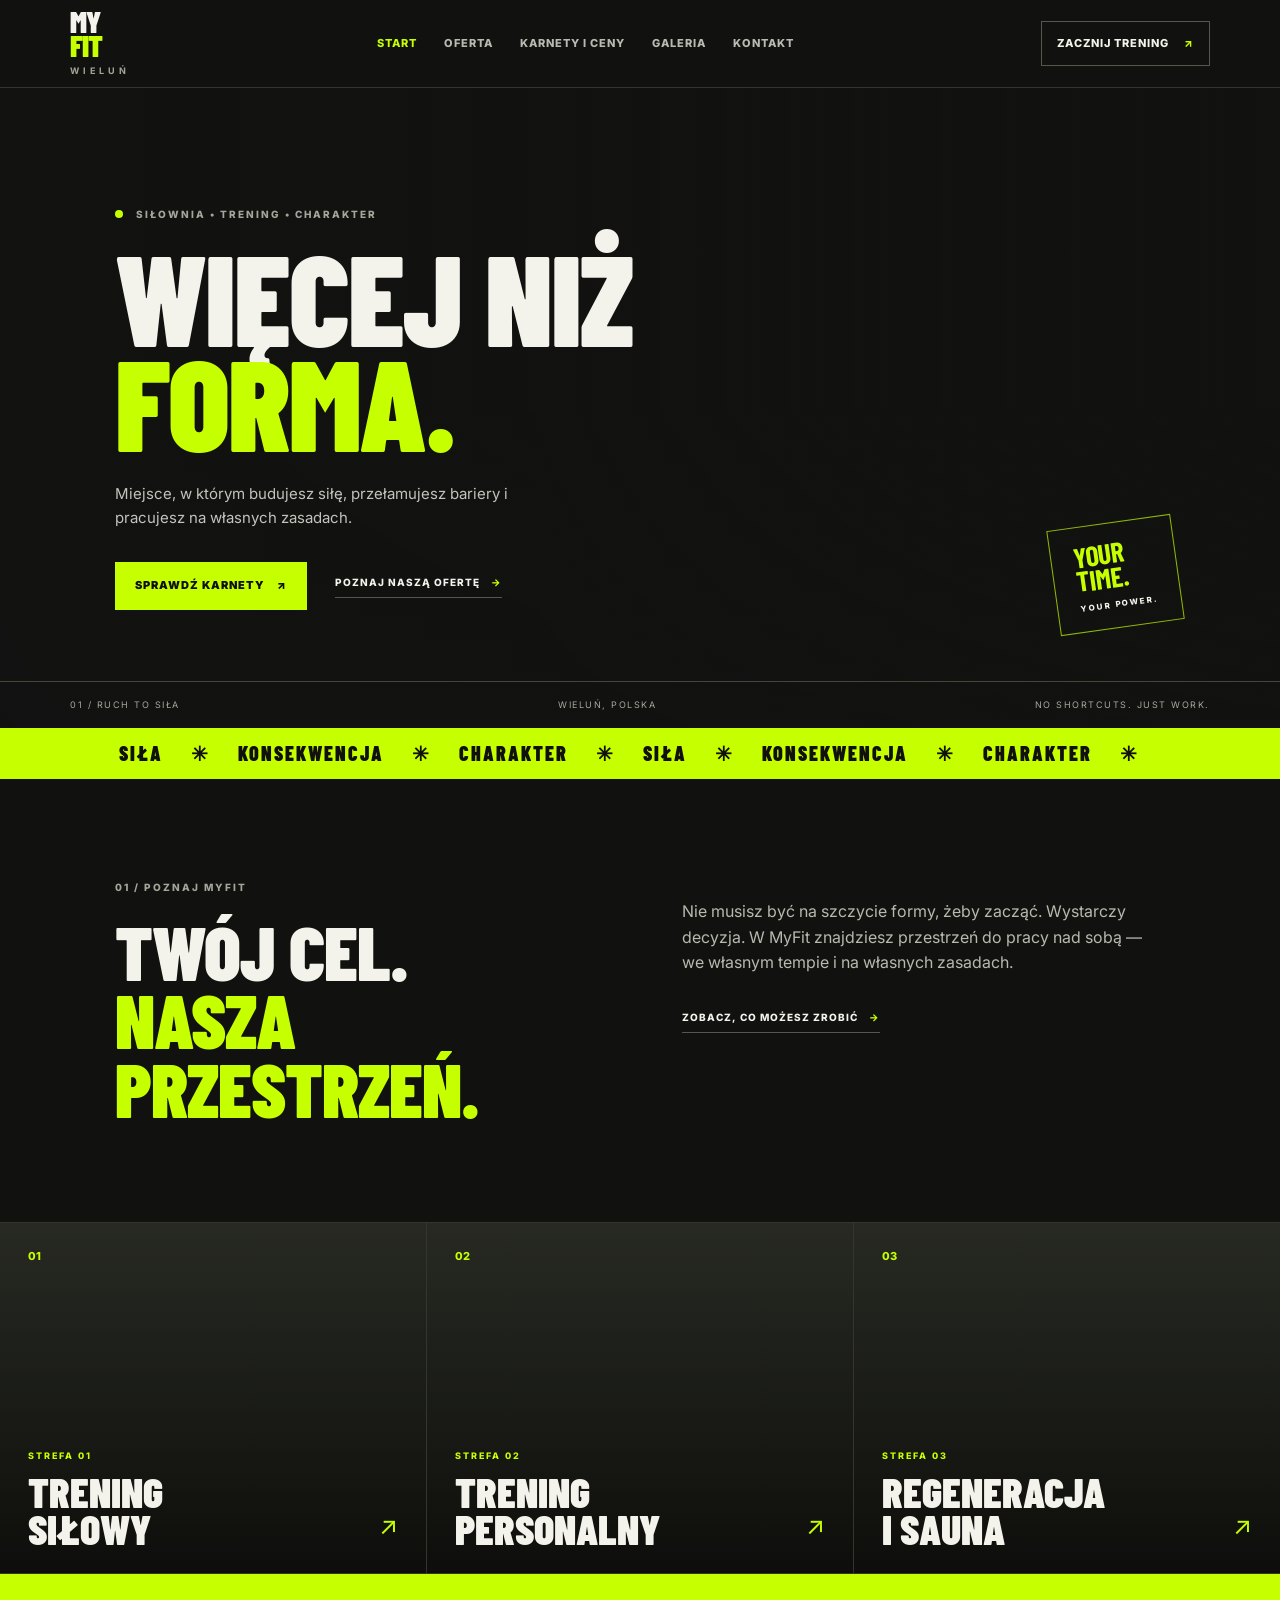
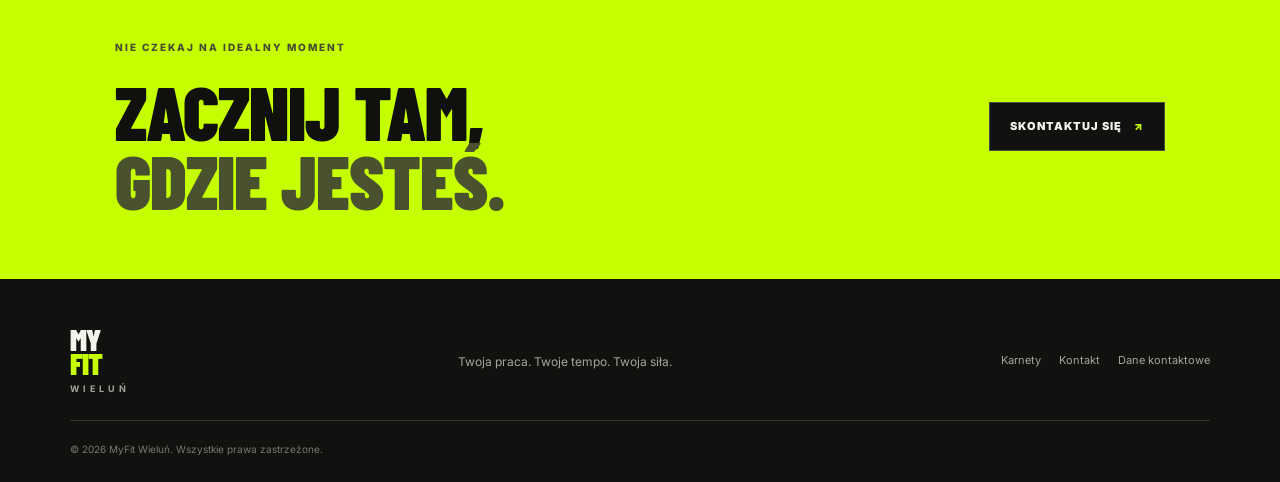
<file: index.html>
<!DOCTYPE html>
<html lang="pl">
<head>
  <meta charset="UTF-8">
  <meta name="viewport" content="width=device-width, initial-scale=1.0">
  <meta name="description" content="MyFit Wieluń — siłownia, trening personalny i strefa sauny.">
  <title>MyFit — Siłownia w Wieluniu</title>
  <link rel="stylesheet" href="style.css">
  <script src="script.js" defer></script>
</head>
<body>
  <header class="site-header">
    <a class="logo" href="index.html" aria-label="MyFit — strona główna">MY<span>FIT</span><small>WIELUŃ</small></a>
    <button class="menu-toggle" type="button" aria-expanded="false" aria-label="Otwórz menu"><span></span><span></span><span></span></button>
    <nav class="nav" aria-label="Menu główne">
      <a class="active" href="index.html">Start</a><a href="oferta.html">Oferta</a><a href="karnety.html">Karnety i ceny</a><a href="galeria.html">Galeria</a><a href="kontakt.html">Kontakt</a>
    </nav>
    <a class="header-cta" href="kontakt.html">ZACZNIJ TRENING <span>↗</span></a>
  </header>
  <main>
    <section class="hero">
      <div class="hero-image" role="img" aria-label="Nowoczesna przestrzeń treningowa"></div>
      <div class="hero-content">
        <p class="eyebrow"><span class="dot"></span> SIŁOWNIA • TRENING • CHARAKTER</p>
        <h1>WIĘCEJ NIŻ<br><span>FORMA.</span></h1>
        <p class="hero-copy">Miejsce, w którym budujesz siłę, przełamujesz bariery i pracujesz na własnych zasadach.</p>
        <div class="hero-actions"><a class="button button-green" href="karnety.html">SPRAWDŹ KARNETY <span>↗</span></a><a class="text-link" href="oferta.html">POZNAJ NASZĄ OFERTĘ <span>→</span></a></div>
      </div>
      <div class="hero-stamp"><strong>YOUR</strong><strong>TIME.</strong><span>YOUR POWER.</span></div>
      <div class="hero-bottom"><span>01 / RUCH TO SIŁA</span><span>WIELUŃ, POLSKA</span><span>NO SHORTCUTS. JUST WORK.</span></div>
    </section>
    <section class="ticker" aria-label="Nasze podejście"><div>SIŁA <span>✳</span> KONSEKWENCJA <span>✳</span> CHARAKTER <span>✳</span> SIŁA <span>✳</span> KONSEKWENCJA <span>✳</span> CHARAKTER <span>✳</span></div></section>
    <section class="section intro-grid">
      <div><p class="eyebrow">01 / POZNAJ MYFIT</p><h2>TWÓJ CEL.<br><span>NASZA PRZESTRZEŃ.</span></h2></div>
      <div class="intro-copy"><p>Nie musisz być na szczycie formy, żeby zacząć. Wystarczy decyzja. W MyFit znajdziesz przestrzeń do pracy nad sobą — we własnym tempie i na własnych zasadach.</p><a class="text-link" href="oferta.html">ZOBACZ, CO MOŻESZ ZROBIĆ <span>→</span></a></div>
    </section>
    <section class="feature-grid">
      <a class="feature-card feature-one" href="oferta.html"><span class="card-number">01</span><div><p>STREFA 01</p><h3>TRENING<br>SIŁOWY</h3><span class="card-arrow">↗</span></div></a>
      <a class="feature-card feature-two" href="oferta.html"><span class="card-number">02</span><div><p>STREFA 02</p><h3>TRENING<br>PERSONALNY</h3><span class="card-arrow">↗</span></div></a>
      <a class="feature-card feature-three" href="oferta.html"><span class="card-number">03</span><div><p>STREFA 03</p><h3>REGENERACJA<br>I SAUNA</h3><span class="card-arrow">↗</span></div></a>
    </section>
    <section class="cta-band"><div><p class="eyebrow">NIE CZEKAJ NA IDEALNY MOMENT</p><h2>ZACZNIJ TAM,<br><span>GDZIE JESTEŚ.</span></h2></div><a class="button button-dark" href="kontakt.html">SKONTAKTUJ SIĘ <span>↗</span></a></section>
  </main>
  <footer class="site-footer"><a class="logo" href="index.html">MY<span>FIT</span><small>WIELUŃ</small></a><p>Twoja praca. Twoje tempo. Twoja siła.</p><div class="footer-links"><a href="karnety.html">Karnety</a><a href="kontakt.html">Kontakt</a><a href="kontakt.html#dane">Dane kontaktowe</a></div><small>© <span data-year></span> MyFit Wieluń. Wszystkie prawa zastrzeżone.</small></footer>
</body>
</html>
</file>
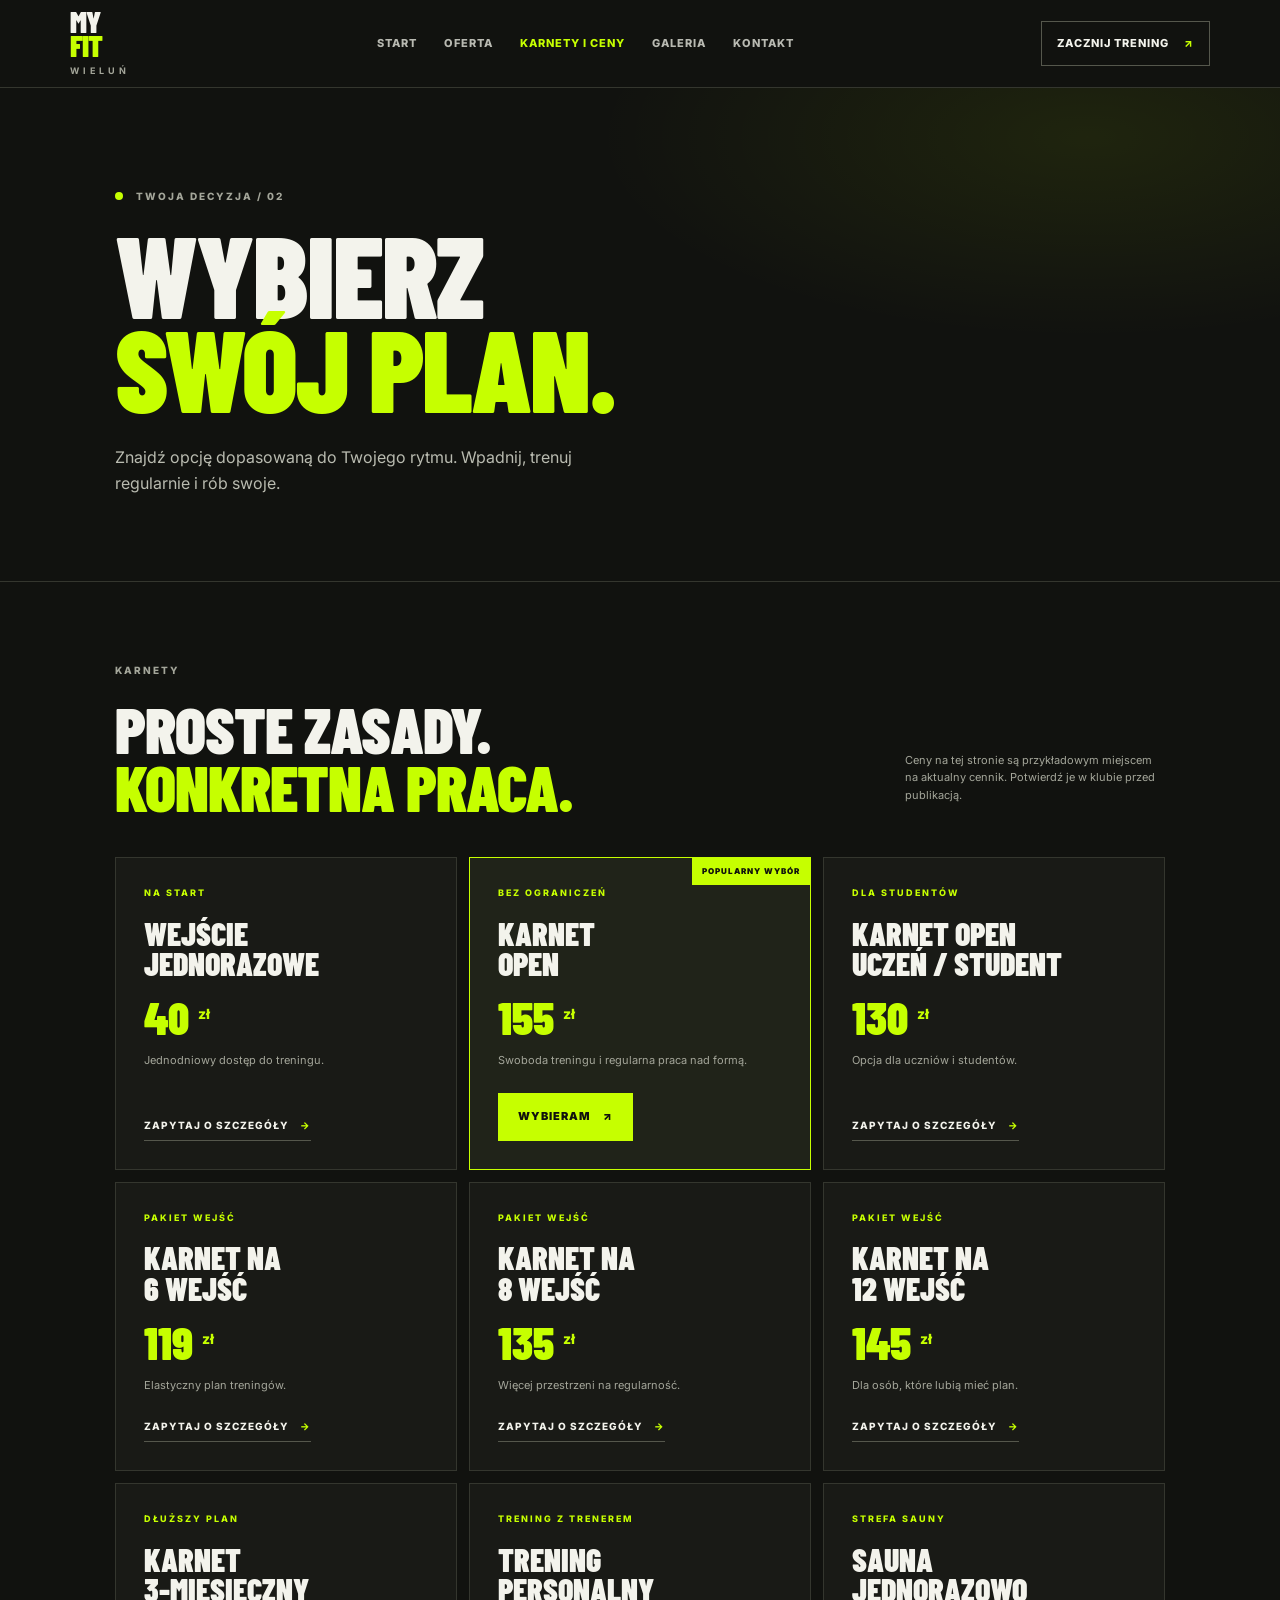
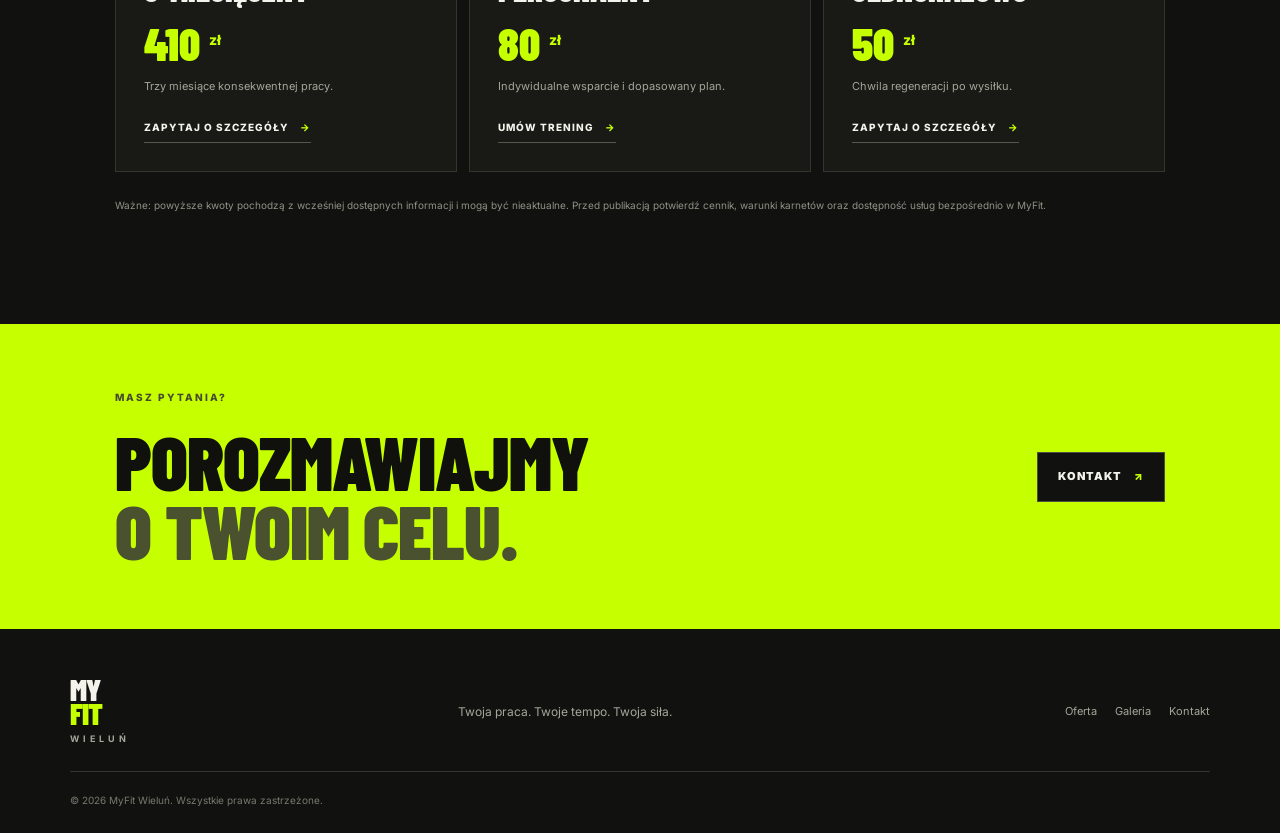
<file: karnety.html>
<!DOCTYPE html>
<html lang="pl">
<head>
  <meta charset="UTF-8"><meta name="viewport" content="width=device-width, initial-scale=1.0">
  <meta name="description" content="Karnety i cennik MyFit Wieluń."><title>Karnety i ceny — MyFit</title>
  <link rel="stylesheet" href="style.css"><script src="script.js" defer></script>
</head>
<body>
  <header class="site-header"><a class="logo" href="index.html">MY<span>FIT</span><small>WIELUŃ</small></a><button class="menu-toggle" type="button" aria-expanded="false" aria-label="Otwórz menu"><span></span><span></span><span></span></button><nav class="nav" aria-label="Menu główne"><a href="index.html">Start</a><a href="oferta.html">Oferta</a><a class="active" href="karnety.html">Karnety i ceny</a><a href="galeria.html">Galeria</a><a href="kontakt.html">Kontakt</a></nav><a class="header-cta" href="kontakt.html">ZACZNIJ TRENING <span>↗</span></a></header>
  <main>
    <section class="page-hero"><p class="eyebrow"><span class="dot"></span> TWOJA DECYZJA / 02</p><h1>WYBIERZ<br><span>SWÓJ PLAN.</span></h1><p>Znajdź opcję dopasowaną do Twojego rytmu. Wpadnij, trenuj regularnie i rób swoje.</p></section>
    <section class="section price-section"><div class="section-heading"><div><p class="eyebrow">KARNETY</p><h2>PROSTE ZASADY.<br><span>KONKRETNA PRACA.</span></h2></div><p class="small-note">Ceny na tej stronie są przykładowym miejscem na aktualny cennik. Potwierdź je w klubie przed publikacją.</p></div>
      <div class="price-grid">
        <article class="price-card"><p class="price-label">NA START</p><h3>WEJŚCIE<br>JEDNORAZOWE</h3><p class="price">40 <sup>zł</sup></p><p class="price-desc">Jednodniowy dostęp do treningu.</p><a class="text-link" href="kontakt.html">ZAPYTAJ O SZCZEGÓŁY <span>→</span></a></article>
        <article class="price-card price-featured"><span class="price-tag">POPULARNY WYBÓR</span><p class="price-label">BEZ OGRANICZEŃ</p><h3>KARNET<br>OPEN</h3><p class="price">155 <sup>zł</sup></p><p class="price-desc">Swoboda treningu i regularna praca nad formą.</p><a class="button button-green" href="kontakt.html">WYBIERAM <span>↗</span></a></article>
        <article class="price-card"><p class="price-label">DLA STUDENTÓW</p><h3>KARNET OPEN<br>UCZEŃ / STUDENT</h3><p class="price">130 <sup>zł</sup></p><p class="price-desc">Opcja dla uczniów i studentów.</p><a class="text-link" href="kontakt.html">ZAPYTAJ O SZCZEGÓŁY <span>→</span></a></article>
        <article class="price-card"><p class="price-label">PAKIET WEJŚĆ</p><h3>KARNET NA<br>6 WEJŚĆ</h3><p class="price">119 <sup>zł</sup></p><p class="price-desc">Elastyczny plan treningów.</p><a class="text-link" href="kontakt.html">ZAPYTAJ O SZCZEGÓŁY <span>→</span></a></article>
        <article class="price-card"><p class="price-label">PAKIET WEJŚĆ</p><h3>KARNET NA<br>8 WEJŚĆ</h3><p class="price">135 <sup>zł</sup></p><p class="price-desc">Więcej przestrzeni na regularność.</p><a class="text-link" href="kontakt.html">ZAPYTAJ O SZCZEGÓŁY <span>→</span></a></article>
        <article class="price-card"><p class="price-label">PAKIET WEJŚĆ</p><h3>KARNET NA<br>12 WEJŚĆ</h3><p class="price">145 <sup>zł</sup></p><p class="price-desc">Dla osób, które lubią mieć plan.</p><a class="text-link" href="kontakt.html">ZAPYTAJ O SZCZEGÓŁY <span>→</span></a></article>
        <article class="price-card"><p class="price-label">DŁUŻSZY PLAN</p><h3>KARNET<br>3-MIESIĘCZNY</h3><p class="price">410 <sup>zł</sup></p><p class="price-desc">Trzy miesiące konsekwentnej pracy.</p><a class="text-link" href="kontakt.html">ZAPYTAJ O SZCZEGÓŁY <span>→</span></a></article>
        <article class="price-card"><p class="price-label">TRENING Z TRENEREM</p><h3>TRENING<br>PERSONALNY</h3><p class="price">80 <sup>zł</sup></p><p class="price-desc">Indywidualne wsparcie i dopasowany plan.</p><a class="text-link" href="kontakt.html">UMÓW TRENING <span>→</span></a></article>
        <article class="price-card"><p class="price-label">STREFA SAUNY</p><h3>SAUNA<br>JEDNORAZOWO</h3><p class="price">50 <sup>zł</sup></p><p class="price-desc">Chwila regeneracji po wysiłku.</p><a class="text-link" href="kontakt.html">ZAPYTAJ O SZCZEGÓŁY <span>→</span></a></article>
      </div>
      <p class="disclaimer">Ważne: powyższe kwoty pochodzą z wcześniej dostępnych informacji i mogą być nieaktualne. Przed publikacją potwierdź cennik, warunki karnetów oraz dostępność usług bezpośrednio w MyFit.</p>
    </section>
    <section class="cta-band"><div><p class="eyebrow">MASZ PYTANIA?</p><h2>POROZMAWIAJMY<br><span>O TWOIM CELU.</span></h2></div><a class="button button-dark" href="kontakt.html">KONTAKT <span>↗</span></a></section>
  </main>
  <footer class="site-footer"><a class="logo" href="index.html">MY<span>FIT</span><small>WIELUŃ</small></a><p>Twoja praca. Twoje tempo. Twoja siła.</p><div class="footer-links"><a href="oferta.html">Oferta</a><a href="galeria.html">Galeria</a><a href="kontakt.html">Kontakt</a></div><small>© <span data-year></span> MyFit Wieluń. Wszystkie prawa zastrzeżone.</small></footer>
</body></html>
</file>
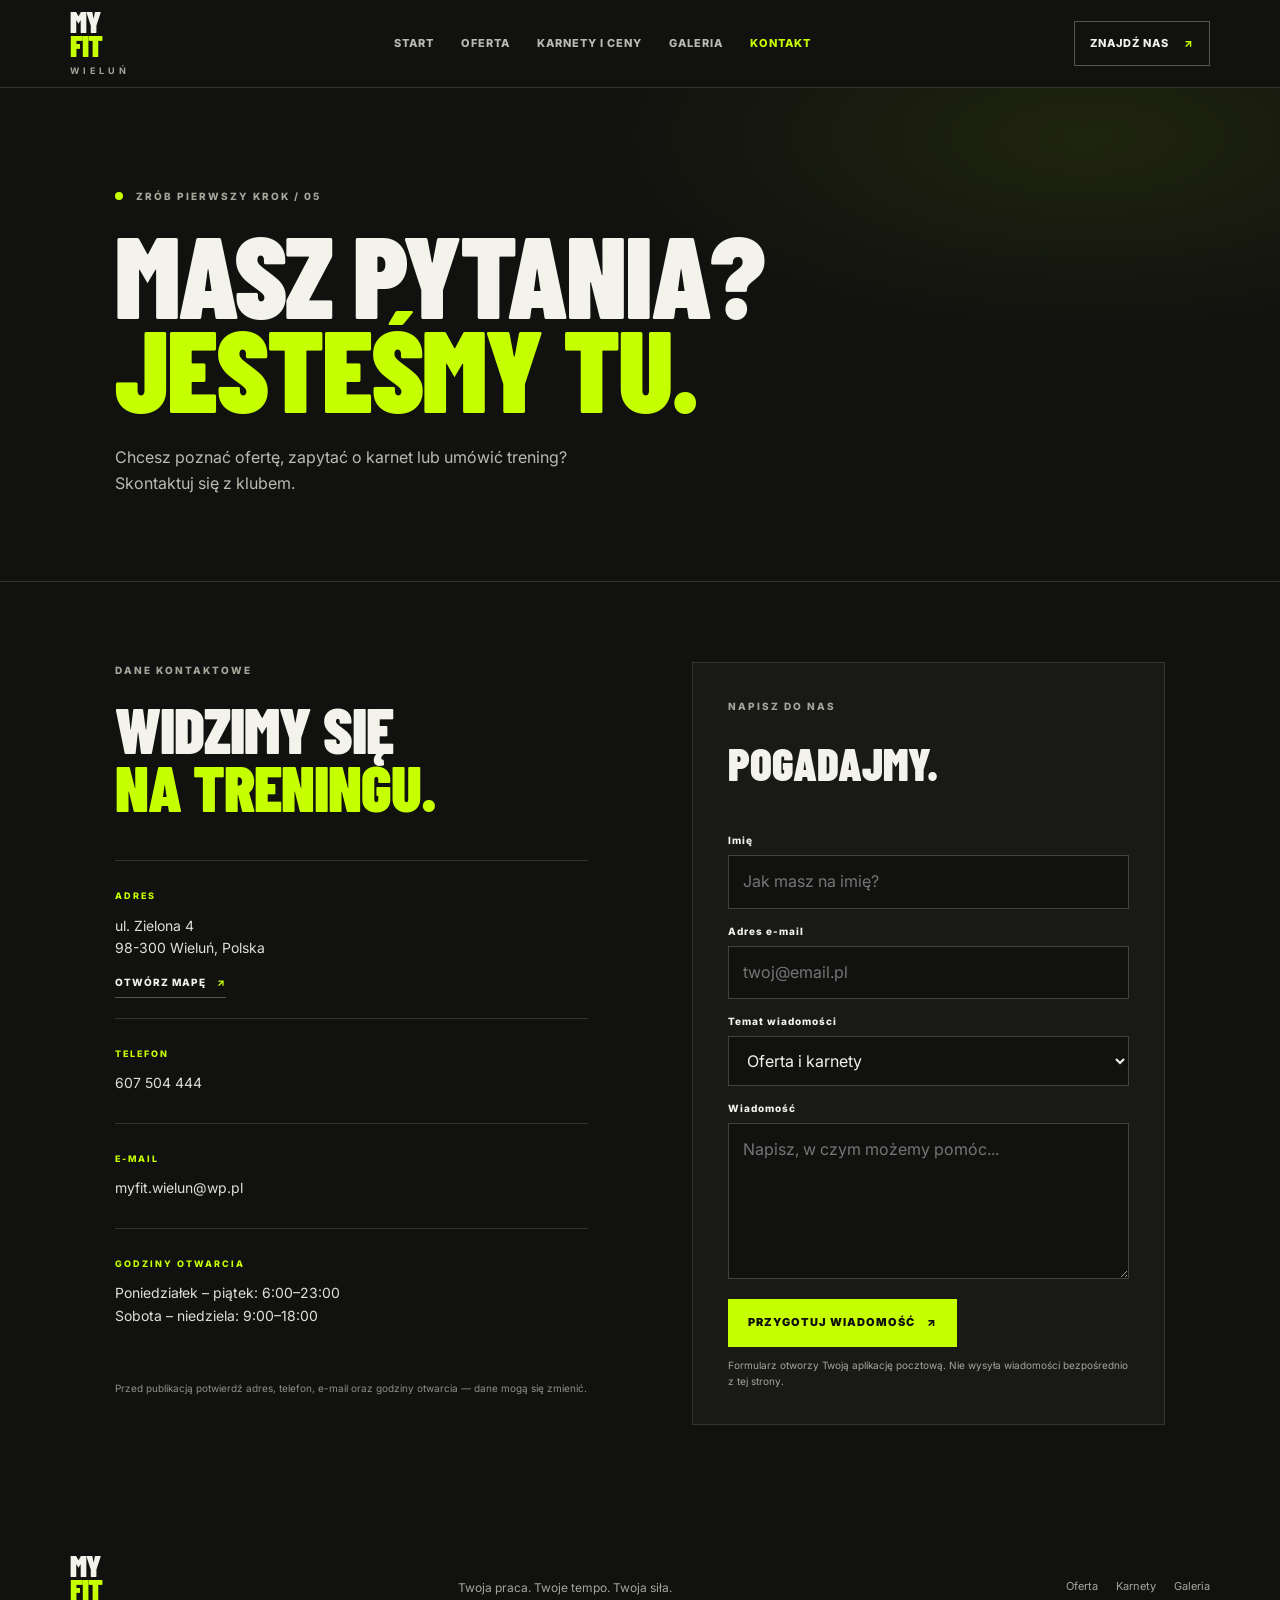
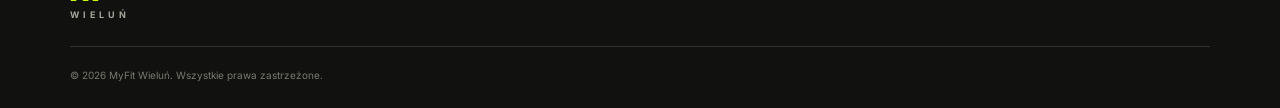
<file: kontakt.html>
<!DOCTYPE html>
<html lang="pl">
<head>
  <meta charset="UTF-8"><meta name="viewport" content="width=device-width, initial-scale=1.0">
  <meta name="description" content="Kontakt z MyFit Wieluń — sprawdź dane kontaktowe i skontaktuj się z klubem."><title>Kontakt — MyFit</title>
  <link rel="stylesheet" href="style.css"><script src="script.js" defer></script>
</head>
<body>
  <header class="site-header"><a class="logo" href="index.html">MY<span>FIT</span><small>WIELUŃ</small></a><button class="menu-toggle" type="button" aria-expanded="false" aria-label="Otwórz menu"><span></span><span></span><span></span></button><nav class="nav" aria-label="Menu główne"><a href="index.html">Start</a><a href="oferta.html">Oferta</a><a href="karnety.html">Karnety i ceny</a><a href="galeria.html">Galeria</a><a class="active" href="kontakt.html">Kontakt</a></nav><a class="header-cta" href="#dane">ZNAJDŹ NAS <span>↗</span></a></header>
  <main>
    <section class="page-hero"><p class="eyebrow"><span class="dot"></span> ZRÓB PIERWSZY KROK / 05</p><h1>MASZ PYTANIA?<br><span>JESTEŚMY TU.</span></h1><p>Chcesz poznać ofertę, zapytać o karnet lub umówić trening? Skontaktuj się z klubem.</p></section>
    <section class="contact-layout" id="dane">
      <div class="contact-info"><p class="eyebrow">DANE KONTAKTOWE</p><h2>WIDZIMY SIĘ<br><span>NA TRENINGU.</span></h2>
        <div class="contact-item"><span>ADRES</span><p>ul. Zielona 4<br>98-300 Wieluń, Polska</p><a class="text-link" href="https://www.google.com/maps/search/?api=1&query=MyFit+Wielu%C5%84+ul.+Zielona+4" target="_blank" rel="noopener">OTWÓRZ MAPĘ <span>↗</span></a></div>
        <div class="contact-item"><span>TELEFON</span><p><a href="tel:+48607504444">607 504 444</a></p></div>
        <div class="contact-item"><span>E-MAIL</span><p><a href="mailto:myfit.wielun@wp.pl">myfit.wielun@wp.pl</a></p></div>
        <div class="contact-item"><span>GODZINY OTWARCIA</span><p>Poniedziałek – piątek: 6:00–23:00<br>Sobota – niedziela: 9:00–18:00</p></div>
        <p class="disclaimer">Przed publikacją potwierdź adres, telefon, e-mail oraz godziny otwarcia — dane mogą się zmienić.</p>
      </div>
      <div class="contact-form-wrap"><p class="eyebrow">NAPISZ DO NAS</p><h2>POGADAJMY.</h2>
        <form
  class="contact-form"
  action="https://formsubmit.co/ariksian87@gmail.com"
  method="POST"
>
  <input type="hidden" name="_subject" value="Nowa wiadomość ze strony MyFit">
  <input type="hidden" name="_template" value="table">
  <input type="text" name="_honey" style="display:none">
          <label for="imie">Imię</label><input id="imie" name="imie" type="text" placeholder="Jak masz na imię?" required>
          <label for="email">Adres e-mail</label><input id="email" name="email" type="email" placeholder="twoj@email.pl" required>
          <label for="temat">Temat wiadomości</label><select id="temat" name="temat"><option>Oferta i karnety</option><option>Trening personalny</option><option>Sauna</option><option>Inne pytanie</option></select>
          <label for="wiadomosc">Wiadomość</label><textarea id="wiadomosc" name="wiadomosc" rows="5" placeholder="Napisz, w czym możemy pomóc..." required></textarea>
          <button class="button button-green" type="submit">PRZYGOTUJ WIADOMOŚĆ <span>↗</span></button>
          <p class="form-note">Formularz otworzy Twoją aplikację pocztową. Nie wysyła wiadomości bezpośrednio z tej strony.</p>
        </form>
      </div>
    </section>
  </main>
  <footer class="site-footer"><a class="logo" href="index.html">MY<span>FIT</span><small>WIELUŃ</small></a><p>Twoja praca. Twoje tempo. Twoja siła.</p><div class="footer-links"><a href="oferta.html">Oferta</a><a href="karnety.html">Karnety</a><a href="galeria.html">Galeria</a></div><small>© <span data-year></span> MyFit Wieluń. Wszystkie prawa zastrzeżone.</small></footer>
</body></html>
</file>
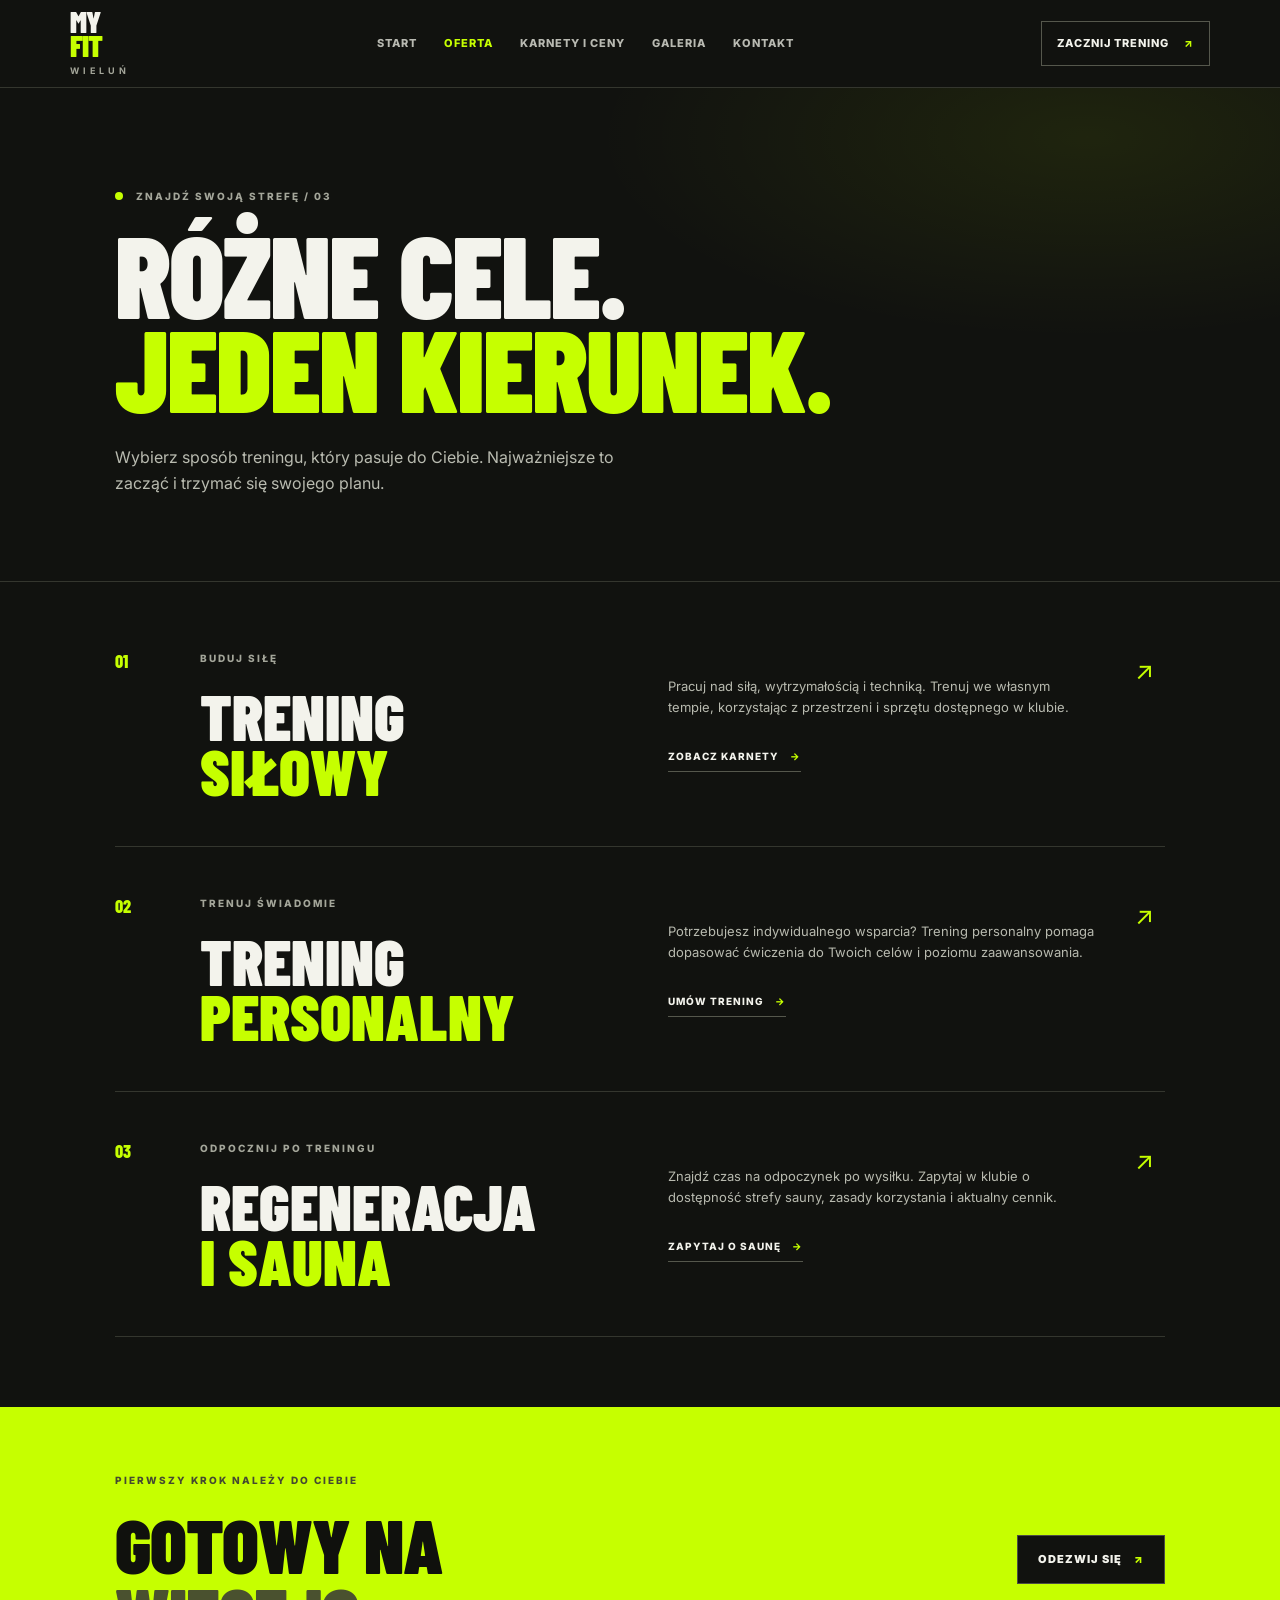
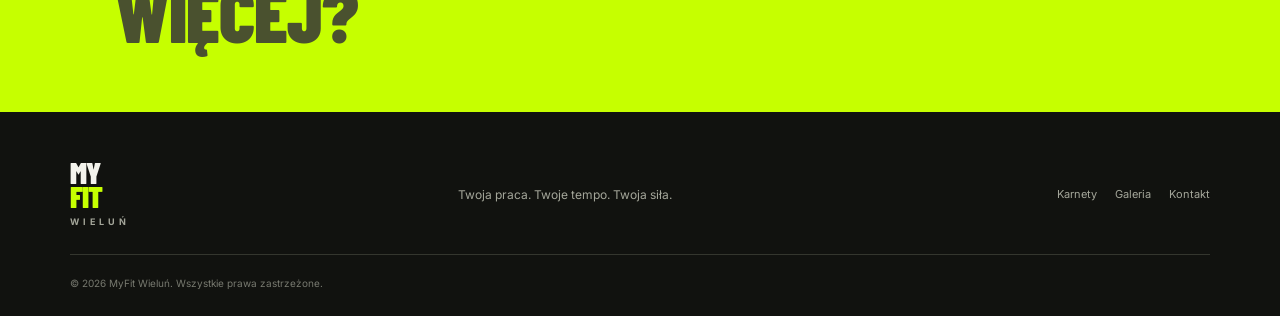
<file: oferta.html>
<!DOCTYPE html>
<html lang="pl">
<head>
  <meta charset="UTF-8"><meta name="viewport" content="width=device-width, initial-scale=1.0">
  <meta name="description" content="Oferta MyFit Wieluń — trening siłowy, trening personalny i sauna."><title>Oferta — MyFit</title>
  <link rel="stylesheet" href="style.css"><script src="script.js" defer></script>
</head>
<body>
  <header class="site-header"><a class="logo" href="index.html">MY<span>FIT</span><small>WIELUŃ</small></a><button class="menu-toggle" type="button" aria-expanded="false" aria-label="Otwórz menu"><span></span><span></span><span></span></button><nav class="nav" aria-label="Menu główne"><a href="index.html">Start</a><a class="active" href="oferta.html">Oferta</a><a href="karnety.html">Karnety i ceny</a><a href="galeria.html">Galeria</a><a href="kontakt.html">Kontakt</a></nav><a class="header-cta" href="kontakt.html">ZACZNIJ TRENING <span>↗</span></a></header>
  <main>
    <section class="page-hero"><p class="eyebrow"><span class="dot"></span> ZNAJDŹ SWOJĄ STREFĘ / 03</p><h1>RÓŻNE CELE.<br><span>JEDEN KIERUNEK.</span></h1><p>Wybierz sposób treningu, który pasuje do Ciebie. Najważniejsze to zacząć i trzymać się swojego planu.</p></section>
    <section class="offer-list">
      <article class="offer-row"><div class="offer-index">01</div><div class="offer-main"><p class="eyebrow">BUDUJ SIŁĘ</p><h2>TRENING<br><span>SIŁOWY</span></h2></div><div class="offer-detail"><p>Pracuj nad siłą, wytrzymałością i techniką. Trenuj we własnym tempie, korzystając z przestrzeni i sprzętu dostępnego w klubie.</p><a class="text-link" href="karnety.html">ZOBACZ KARNETY <span>→</span></a></div><div class="offer-symbol">↗</div></article>
      <article class="offer-row"><div class="offer-index">02</div><div class="offer-main"><p class="eyebrow">TRENUJ ŚWIADOMIE</p><h2>TRENING<br><span>PERSONALNY</span></h2></div><div class="offer-detail"><p>Potrzebujesz indywidualnego wsparcia? Trening personalny pomaga dopasować ćwiczenia do Twoich celów i poziomu zaawansowania.</p><a class="text-link" href="kontakt.html">UMÓW TRENING <span>→</span></a></div><div class="offer-symbol">↗</div></article>
      <article class="offer-row"><div class="offer-index">03</div><div class="offer-main"><p class="eyebrow">ODPOCZNIJ PO TRENINGU</p><h2>REGENERACJA<br><span>I SAUNA</span></h2></div><div class="offer-detail"><p>Znajdź czas na odpoczynek po wysiłku. Zapytaj w klubie o dostępność strefy sauny, zasady korzystania i aktualny cennik.</p><a class="text-link" href="kontakt.html">ZAPYTAJ O SAUNĘ <span>→</span></a></div><div class="offer-symbol">↗</div></article>
    </section>
    <section class="cta-band"><div><p class="eyebrow">PIERWSZY KROK NALEŻY DO CIEBIE</p><h2>GOTOWY NA<br><span>WIĘCEJ?</span></h2></div><a class="button button-dark" href="kontakt.html">ODEZWIJ SIĘ <span>↗</span></a></section>
  </main>
  <footer class="site-footer"><a class="logo" href="index.html">MY<span>FIT</span><small>WIELUŃ</small></a><p>Twoja praca. Twoje tempo. Twoja siła.</p><div class="footer-links"><a href="karnety.html">Karnety</a><a href="galeria.html">Galeria</a><a href="kontakt.html">Kontakt</a></div><small>© <span data-year></span> MyFit Wieluń. Wszystkie prawa zastrzeżone.</small></footer>
</body></html>
</file>
<file: style.css>
@import url('https://fonts.googleapis.com/css2?family=Barlow+Condensed:wght@500;600;700;800;900&family=Inter:wght@400;500;600;700;800&display=swap');

:root {
  --bg: #11120f;
  --panel: #191a16;
  --text: #f3f3ec;
  --muted: #a4a69a;
  --green: #c6ff00;
  --line: #34362e;
  --font-head: 'Barlow Condensed', Impact, sans-serif;
  --font-body: 'Inter', Arial, sans-serif;
}

* {
  box-sizing: border-box;
}

html {
  scroll-behavior: smooth;
}

body {
  margin: 0;
  background: var(--bg);
  color: var(--text);
  font-family: var(--font-body);
  line-height: 1.6;
}

a {
  color: inherit;
  text-decoration: none;
}

img {
  display: block;
  max-width: 100%;
}

button,
input,
textarea,
select {
  font: inherit;
}

/* HEADER */

.site-header {
  height: 88px;
  padding: 0 5.5%;
  display: flex;
  align-items: center;
  justify-content: space-between;
  gap: 28px;
  border-bottom: 1px solid var(--line);
  position: relative;
  z-index: 20;
  background: var(--bg);
}

.logo {
  font: 900 30px/0.8 var(--font-head);
  letter-spacing: -1px;
  display: inline-flex;
  flex-direction: column;
}

.logo span {
  color: var(--green);
  display: inline;
}

.logo small {
  font: 700 9px/1.5 var(--font-body);
  letter-spacing: 4px;
  color: var(--muted);
  margin-top: 7px;
}

.nav {
  display: flex;
  align-items: center;
  gap: 27px;
}

.nav a,
.header-cta {
  font-size: 11px;
  font-weight: 800;
  letter-spacing: 1px;
  text-transform: uppercase;
}

.nav a {
  color: #b8b9b1;
  transition: color 0.2s;
}

.nav a:hover,
.nav a.active {
  color: var(--green);
}

.header-cta {
  border: 1px solid #55574c;
  padding: 13px 15px;
  white-space: nowrap;
}

.header-cta span,
.button span {
  color: var(--green);
  margin-left: 12px;
}

.menu-toggle {
  display: none;
  background: none;
  border: 0;
  padding: 8px;
}

.menu-toggle span {
  display: block;
  width: 25px;
  height: 2px;
  background: var(--green);
  margin: 5px;
}

/* HERO */

.hero {
  min-height: 640px;
  position: relative;
  overflow: hidden;
  display: flex;
  align-items: center;
  padding: 80px 9%;
}

.hero-image {
  position: absolute;
  inset: 0;
  background:
    linear-gradient(90deg, rgba(17,18,15,.98) 0%, rgba(17,18,15,.87) 42%, rgba(17,18,15,.18) 100%),
    linear-gradient(0deg, rgba(17,18,15,.75), transparent 50%),
    url('https://images.unsplash.com/photo-1534438327276-14e5300c3a48?auto=format&fit=crop&w=2000&q=90') center/cover;
  filter: saturate(.45);
}

.hero-content {
  position: relative;
  z-index: 1;
  max-width: 690px;
}

.eyebrow {
  font-size: 10px;
  font-weight: 800;
  letter-spacing: 2px;
  color: var(--muted);
  text-transform: uppercase;
  margin: 0 0 22px;
}

.dot {
  display: inline-block;
  width: 8px;
  height: 8px;
  background: var(--green);
  border-radius: 50%;
  margin-right: 9px;
}

.hero h1,
.page-hero h1 {
  font: 900 clamp(70px, 10vw, 140px)/.82 var(--font-head);
  letter-spacing: -2px;
  margin: 0 0 28px;
}

.hero h1 span,
.page-hero h1 span,
.section h2 span,
.cta-band h2 span,
.offer-main h2 span,
.contact-info h2 span {
  color: var(--green);
}

.hero-copy {
  font-size: 15px;
  color: #c2c3bb;
  max-width: 430px;
  margin-bottom: 32px;
}

.hero-actions {
  display: flex;
  align-items: center;
  gap: 28px;
  flex-wrap: wrap;
}

.button {
  display: inline-flex;
  align-items: center;
  justify-content: center;
  padding: 15px 20px;
  font-size: 11px;
  letter-spacing: 1px;
  font-weight: 900;
  border: 0;
  cursor: pointer;
  text-transform: uppercase;
  transition: transform .2s, background .2s;
}

.button:hover {
  transform: translateY(-2px);
}

.button-green {
  background: var(--green);
  color: #10110d;
}

.button-green span {
  color: #10110d;
}

.button-dark {
  background: #11120f;
  color: var(--text);
  border: 1px solid #4c4e44;
}

.text-link {
  font-size: 10px;
  font-weight: 800;
  letter-spacing: 1px;
  display: inline-block;
  border-bottom: 1px solid #55574c;
  padding-bottom: 7px;
}

.text-link span {
  color: var(--green);
  margin-left: 8px;
}

.hero-stamp {
  position: absolute;
  right: 8%;
  bottom: 100px;
  z-index: 1;
  border: 1px solid rgba(198,255,0,.7);
  padding: 18px 22px;
  transform: rotate(-8deg);
  display: flex;
  flex-direction: column;
  font: 900 28px/.85 var(--font-head);
  color: var(--green);
}

.hero-stamp span {
  font: 800 8px var(--font-body);
  letter-spacing: 2px;
  margin-top: 10px;
  color: var(--text);
}

.hero-bottom {
  position: absolute;
  bottom: 0;
  left: 0;
  right: 0;
  display: flex;
  justify-content: space-between;
  padding: 16px 5.5%;
  border-top: 1px solid #44463a;
  color: #a6a89b;
  font-size: 9px;
  letter-spacing: 1.5px;
}

.ticker {
  background: var(--green);
  color: #10110d;
  overflow: hidden;
  white-space: nowrap;
  font: 900 20px var(--font-head);
  letter-spacing: 2px;
  padding: 13px 0;
}

.ticker div {
  text-align: center;
}

.ticker span {
  margin: 0 22px;
}

/* SEKCJE */

.section {
  padding: 100px 9%;
}

.intro-grid {
  display: grid;
  grid-template-columns: 1fr 1fr;
  gap: 8%;
  align-items: start;
}

.section h2,
.cta-band h2,
.contact-info h2 {
  font: 900 clamp(42px, 6vw, 76px)/.9 var(--font-head);
  margin: 0;
  letter-spacing: -1px;
}

.intro-copy {
  padding-top: 20px;
}

.intro-copy p {
  color: #b7b9ae;
  max-width: 480px;
  margin: 0 0 27px;
}

.feature-grid {
  display: grid;
  grid-template-columns: repeat(3, 1fr);
  gap: 1px;
  background: var(--line);
  border-top: 1px solid var(--line);
  border-bottom: 1px solid var(--line);
}

.feature-card {
  min-height: 350px;
  padding: 25px 28px;
  display: flex;
  flex-direction: column;
  justify-content: space-between;
  position: relative;
  overflow: hidden;
  background:
    linear-gradient(0deg, rgba(12,13,10,.96), rgba(12,13,10,.32)),
    url('https://images.unsplash.com/photo-1583454110551-21f2fa2afe61?auto=format&fit=crop&w=900&q=80') center/cover;
  transition: background-size .3s;
}

.feature-two {
  background-image:
    linear-gradient(0deg, rgba(12,13,10,.96), rgba(12,13,10,.32)),
    url('https://images.unsplash.com/photo-1581009146145-b5ef050c2e1e?auto=format&fit=crop&w=900&q=80');
}

.feature-three {
  background-image:
    linear-gradient(0deg, rgba(12,13,10,.96), rgba(12,13,10,.32)),
    url('https://images.unsplash.com/photo-1579758629938-03607ccdbaba?auto=format&fit=crop&w=900&q=80');
}

.card-number {
  font-size: 11px;
  color: var(--green);
  font-weight: 800;
}

.feature-card p {
  font-size: 9px;
  letter-spacing: 2px;
  color: var(--green);
  font-weight: 800;
}

.feature-card h3 {
  font: 900 42px/.9 var(--font-head);
  margin: 0;
}

.card-arrow {
  position: absolute;
  right: 28px;
  bottom: 28px;
  color: var(--green);
  font-size: 25px;
}

.cta-band {
  padding: 65px 9%;
  background: var(--green);
  color: #10110d;
  display: flex;
  align-items: center;
  justify-content: space-between;
  gap: 30px;
}

.cta-band .eyebrow {
  color: #454a30;
}

.cta-band h2 span {
  color: #4a512f;
}

.site-footer {
  padding: 48px 5.5% 25px;
  display: grid;
  grid-template-columns: 1fr 1fr 1fr;
  gap: 25px;
  align-items: center;
}

.site-footer > p {
  color: var(--muted);
  font-size: 12px;
}

.footer-links {
  display: flex;
  justify-content: flex-end;
  gap: 18px;
  flex-wrap: wrap;
  font-size: 11px;
  color: var(--muted);
}

.site-footer > small {
  grid-column: 1 / -1;
  border-top: 1px solid var(--line);
  padding-top: 20px;
  color: #77796f;
  font-size: 10px;
}

/* POZOSTAŁE PODSTRONY */

.page-hero {
  padding: 100px 9% 85px;
  border-bottom: 1px solid var(--line);
  background: radial-gradient(ellipse at 85% 10%, rgba(198,255,0,.08), transparent 32%);
}

.page-hero h1 {
  font-size: clamp(64px, 9vw, 118px);
}

.page-hero > p:last-child {
  color: #b9bbb0;
  max-width: 510px;
  margin: 30px 0 0;
}

.price-section {
  padding-top: 80px;
}

.section-heading {
  display: flex;
  justify-content: space-between;
  gap: 40px;
  align-items: end;
  margin-bottom: 42px;
}

.section-heading h2 {
  font-size: clamp(40px, 5vw, 65px);
}

.small-note {
  font-size: 11px;
  color: var(--muted);
  max-width: 260px;
}

.price-grid {
  display: grid;
  grid-template-columns: repeat(3, 1fr);
  gap: 12px;
}

.price-card {
  background: var(--panel);
  border: 1px solid var(--line);
  padding: 28px;
  min-height: 280px;
  display: flex;
  flex-direction: column;
  align-items: flex-start;
  position: relative;
}

.price-featured {
  border-color: var(--green);
  background: #202319;
}

.price-tag {
  position: absolute;
  right: 0;
  top: 0;
  background: var(--green);
  color: #10110d;
  font-size: 8px;
  letter-spacing: 1px;
  font-weight: 900;
  padding: 7px 10px;
}

.price-label {
  font-size: 9px;
  color: var(--green);
  font-weight: 800;
  letter-spacing: 2px;
  margin: 0 0 17px;
}

.price-card h3 {
  font: 900 32px/.95 var(--font-head);
  margin: 0 0 18px;
}

.price {
  font: 900 46px/.9 var(--font-head);
  margin: 0 0 14px;
  color: var(--green);
}

.price sup {
  font: 800 14px var(--font-body);
}

.price-desc {
  font-size: 11px;
  color: var(--muted);
  margin: 0 0 24px;
}

.price-card .text-link,
.price-card .button {
  margin-top: auto;
}

.disclaimer {
  font-size: 10px;
  color: #8f9186;
  line-height: 1.7;
  margin-top: 25px;
}

.offer-list {
  padding: 20px 9% 70px;
}

.offer-row {
  display: grid;
  grid-template-columns: 55px 1fr 1fr 30px;
  gap: 30px;
  align-items: center;
  padding: 48px 0;
  border-bottom: 1px solid var(--line);
}

.offer-index {
  font: 800 18px var(--font-head);
  color: var(--green);
  align-self: start;
}

.offer-main h2 {
  font: 900 clamp(42px, 5vw, 65px)/.86 var(--font-head);
  margin: 0;
}

.offer-detail p {
  font-size: 13px;
  color: #b8baaf;
  margin: 0 0 24px;
  max-width: 430px;
}

.offer-symbol {
  font-size: 25px;
  color: var(--green);
  align-self: start;
}

.gallery-grid {
  padding: 50px 5.5% 20px;
  display: grid;
  grid-template-columns: repeat(2, 1fr);
  gap: 14px;
}

.gallery-item {
  position: relative;
  margin: 0;
  min-height: 270px;
  background: var(--panel);
  overflow: hidden;
}

.gallery-large {
  grid-row: span 2;
}

.gallery-item img {
  width: 100%;
  height: 100%;
  min-height: 270px;
  object-fit: cover;
  filter: grayscale(.45) brightness(.7);
  transition: transform .5s, filter .5s;
}

.gallery-large img {
  min-height: 555px;
}

.gallery-item:hover img {
  transform: scale(1.04);
  filter: grayscale(0) brightness(.85);
}

.gallery-item figcaption {
  position: absolute;
  bottom: 0;
  left: 0;
  right: 0;
  padding: 35px 25px 22px;
  background: linear-gradient(transparent, rgba(0,0,0,.85));
  display: flex;
  flex-direction: column;
}

.gallery-item figcaption span {
  font-size: 9px;
  letter-spacing: 2px;
  color: var(--green);
  font-weight: 800;
}

.gallery-item figcaption strong {
  font: 900 29px var(--font-head);
}

.gallery-note {
  padding: 0 5.5% 30px;
}

/* KONTAKT */

.contact-layout {
  padding: 80px 9%;
  display: grid;
  grid-template-columns: 1fr 1fr;
  gap: 10%;
}

.contact-info h2 {
  font-size: clamp(44px, 5vw, 66px);
  margin-bottom: 45px;
}

.contact-item {
  border-top: 1px solid var(--line);
  padding: 20px 0;
}

.contact-item > span {
  font-size: 9px;
  letter-spacing: 2px;
  color: var(--green);
  font-weight: 800;
}

.contact-item p {
  font-size: 14px;
  margin: 8px 0;
  color: #dedfd7;
}

.contact-item .text-link {
  margin-top: 5px;
}

.contact-form-wrap {
  background: var(--panel);
  padding: 35px;
  border: 1px solid var(--line);
}

.contact-form-wrap h2 {
  font: 900 45px var(--font-head);
  margin: 0 0 28px;
}

.contact-form {
  display: flex;
  flex-direction: column;
}

.contact-form label {
  font-size: 10px;
  letter-spacing: 1px;
  font-weight: 800;
  margin: 14px 0 7px;
}

.contact-form input,
.contact-form textarea,
.contact-form select {
  width: 100%;
  background: #11120f;
  border: 1px solid #414338;
  color: var(--text);
  padding: 13px 14px;
  border-radius: 0;
  outline: none;
}

.contact-form input:focus,
.contact-form textarea:focus,
.contact-form select:focus {
  border-color: var(--green);
}

.contact-form textarea {
  resize: vertical;
}

.contact-form .button {
  margin-top: 20px;
  align-self: flex-start;
}

.form-note {
  font-size: 10px;
  color: var(--muted);
  margin-bottom: 0;
}

/* RESPONSIVE */

@media (max-width: 950px) {
  .site-header {
    gap: 16px;
    padding: 0 4%;
  }

  .nav {
    gap: 14px;
  }

  .nav a,
  .header-cta {
    font-size: 9px;
  }

  .header-cta {
    padding: 11px;
  }

  .hero {
    padding-left: 7%;
  }

  .hero-stamp {
    right: 5%;
  }

  .feature-card {
    padding: 20px;
  }

  .feature-card h3 {
    font-size: 34px;
  }

  .price-card {
    padding: 22px;
  }

  .contact-layout {
    gap: 5%;
    padding-left: 6%;
    padding-right: 6%;
  }
}

@media (max-width: 760px) {
  .site-header {
    height: 75px;
  }

  .menu-toggle {
    display: block;
    order: 3;
  }

  .header-cta {
    display: none;
  }

  .nav {
    display: none;
    position: absolute;
    top: 74px;
    left: 0;
    right: 0;
    background: #151611;
    padding: 18px 6% 24px;
    border-bottom: 1px solid var(--line);
    flex-direction: column;
    align-items: flex-start;
    gap: 20px;
  }

  .nav.is-open {
    display: flex;
  }

  .nav a {
    font-size: 12px;
  }

  .hero {
    min-height: 610px;
    padding: 70px 7%;
  }

  .hero-image {
    background-position: 60% center;
  }

  .hero h1 {
    font-size: clamp(72px, 17vw, 110px);
  }

  .hero-stamp {
    right: 8%;
    bottom: 70px;
    transform: rotate(-7deg) scale(.8);
    transform-origin: right bottom;
  }

  .hero-bottom {
    font-size: 8px;
    padding: 12px 5%;
    gap: 10px;
  }

  .hero-bottom span:last-child {
    display: none;
  }

  .ticker {
    font-size: 17px;
  }

  .intro-grid {
    grid-template-columns: 1fr;
    gap: 22px;
  }

  .section {
    padding: 70px 7%;
  }

  .feature-grid {
    grid-template-columns: 1fr;
  }

  .feature-card {
    min-height: 260px;
  }

  .cta-band {
    padding: 50px 7%;
    align-items: flex-start;
    flex-direction: column;
  }

  .site-footer {
    grid-template-columns: 1fr 1fr;
    padding: 40px 7%;
  }

  .site-footer > p {
    grid-column: 1 / -1;
    grid-row: 2;
  }

  .footer-links {
    grid-column: 1 / -1;
    justify-content: flex-start;
    grid-row: 3;
  }

  .site-footer > small {
    grid-row: 4;
  }

  .page-hero {
    padding: 75px 7% 60px;
  }

  .page-hero h1 {
    font-size: clamp(62px, 15vw, 100px);
  }

  .section-heading {
    display: block;
  }

  .small-note {
    margin-top: 22px;
  }

  .price-grid {
    grid-template-columns: 1fr 1fr;
  }

  .offer-list {
    padding: 10px 7% 50px;
  }

  .offer-row {
    grid-template-columns: 35px 1fr 25px;
    gap: 15px;
    padding: 35px 0;
  }

  .offer-main h2 {
    font-size: 45px;
  }

  .offer-detail {
    grid-column: 2 / 4;
  }

  .offer-symbol {
    grid-column: 3;
    grid-row: 1;
  }

  .gallery-grid {
    padding: 30px 5% 15px;
    grid-template-columns: 1fr;
  }

  .gallery-large {
    grid-row: auto;
  }

  .gallery-large img {
    min-height: 350px;
  }

  .gallery-item img {
    min-height: 280px;
  }

  .contact-layout {
    grid-template-columns: 1fr;
    gap: 45px;
    padding: 60px 7%;
  }

  .contact-form-wrap {
    padding: 25px;
  }
}

@media (max-width: 430px) {
  .price-grid {
    grid-template-columns: 1fr;
  }

  .hero-actions {
    align-items: flex-start;
    flex-direction: column;
    gap: 20px;
  }

  .hero-stamp {
    bottom: 75px;
  }

  .hero-bottom span:nth-child(2) {
    display: none;
  }

  .offer-main h2 {
    font-size: 39px;
  }

  .contact-form-wrap {
    padding: 20px;
  }
}

/* ZIELONY EFEKT HOVER NA KARTACH */

.pricing-card:hover,
.price-card:hover,
.price-item:hover,
.karnet-card:hover,
.offer-card:hover,
.plan-card:hover,
.pricing-grid > div:hover {
  border-color: #b6ff00 !important;
  box-shadow: 0 0 25px rgba(182, 255, 0, 0.22);
  transform: translateY(-6px);
  transition: all 0.3s ease;
}

/* ZIELONY KOLOR TEKSTU PO NAJECHANIU */

.pricing-card:hover h3,
.price-card:hover h3,
.price-item:hover h3,
.karnet-card:hover h3,
.offer-card:hover h3,
.plan-card:hover h3,
.pricing-grid > div:hover h3 {
  color: #b6ff00;
}

/* POPRAWKA WYGLĄDU STRZAŁEK NA TELEFONACH */

@media (max-width: 760px) {
  .header-cta span,
  .button span,
  .text-link span,
  .card-arrow,
  .offer-symbol {
    font-family: Arial, Helvetica, sans-serif;
    font-variant-emoji: text;
  }
}
</file>
